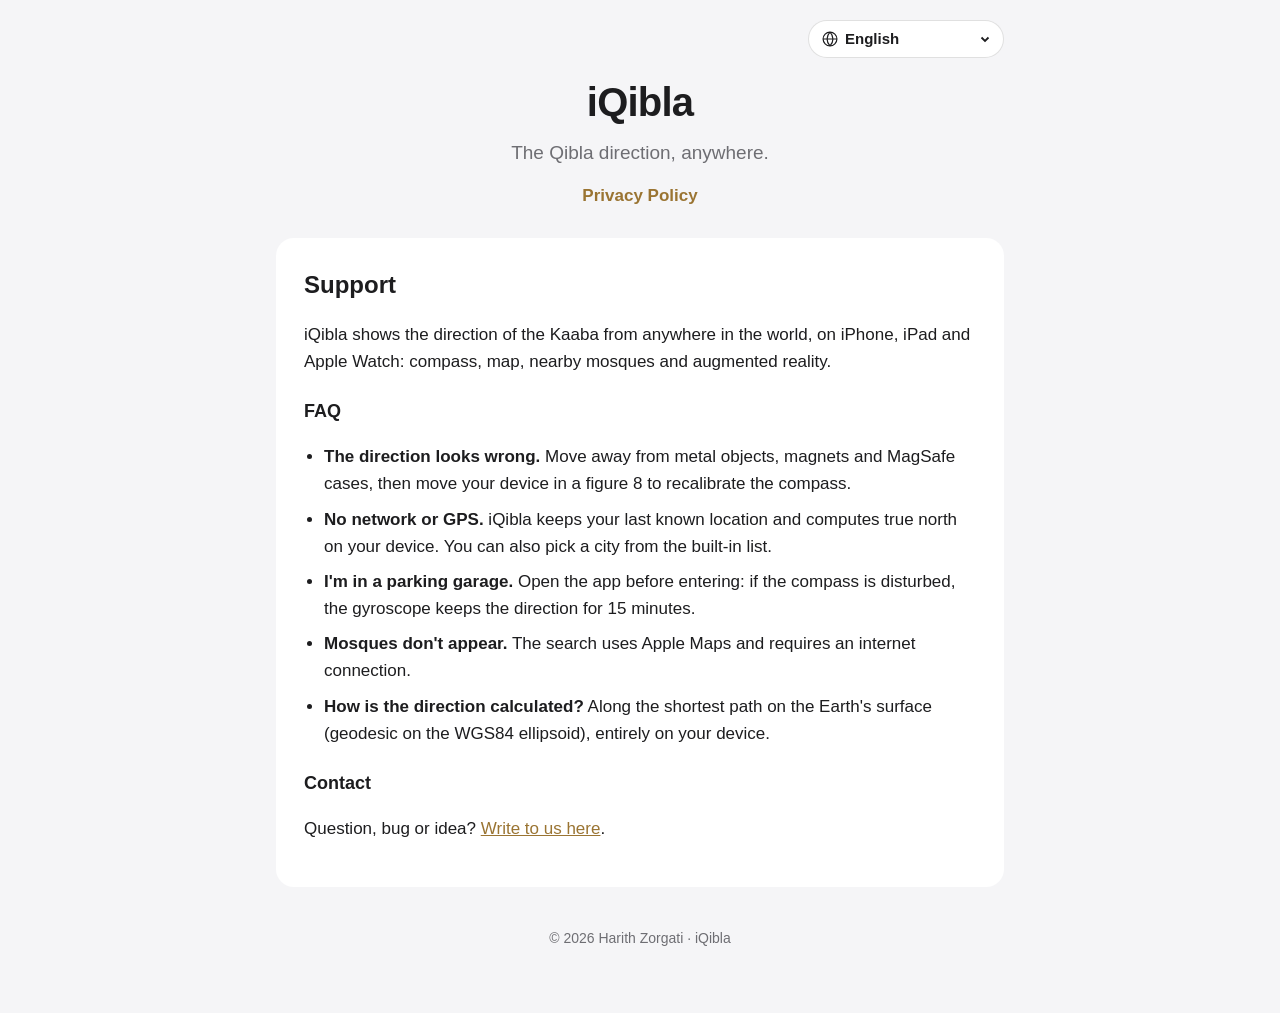
<file: index.html>
<!doctype html>
<html lang="fr"><head><meta charset="utf-8"><meta name="viewport" content="width=device-width,initial-scale=1">
<title>iQibla – Assistance</title>
<meta name="description" content="iQibla : la direction de la Qibla partout, même hors ligne. / The Qibla direction anywhere, even offline.">
<link rel="stylesheet" href="style.css?v=2">
<script>document.documentElement.className += " js";</script>
</head><body><main>
<header>
<div class="bar"><label class="picker"><svg class="globe" width="18" height="18" viewBox="0 0 24 24" aria-hidden="true"><circle cx="12" cy="12" r="9.2"/><path d="M2.8 12h18.4M12 2.8c2.6 2.6 3.9 5.6 3.9 9.2s-1.3 6.6-3.9 9.2M12 2.8C9.4 5.4 8.1 8.4 8.1 12s1.3 6.6 3.9 9.2"/></svg><select id="lang" aria-label="Langue"><option value="fr" lang="fr">Français</option><option value="en" lang="en">English</option><option value="ar" lang="ar">العربية</option><option value="tr" lang="tr">Türkçe</option><option value="ur" lang="ur">اردو</option><option value="id" lang="id">Bahasa Indonesia</option><option value="ms" lang="ms">Bahasa Melayu</option><option value="bn" lang="bn">বাংলা</option><option value="de" lang="de">Deutsch</option><option value="es" lang="es">Español</option><option value="el" lang="el">Ελληνικά</option><option value="ta" lang="ta">தமிழ்</option></select><svg class="chev" width="12" height="12" viewBox="0 0 12 12" aria-hidden="true"><path d="M2.5 4.5 6 8l3.5-3.5"/></svg></label></div>
<h1 id="h1">iQibla</h1><p class="sub" id="sub">La direction de la Qibla, partout.</p>
<nav><a id="other" href="privacy.html">Politique de confidentialité</a></nav></header>

<section class="card" id="fr" lang="fr"><h2>Assistance</h2>
<p>iQibla indique la direction de la Kaaba depuis n'importe où dans le monde, sur iPhone, iPad et Apple Watch : boussole, carte, mosquées à proximité et réalité augmentée.</p>
<h3>Questions fréquentes</h3>
<ul>
<li><strong>La direction semble fausse.</strong> Éloignez-vous des objets métalliques, des aimants et des coques MagSafe, puis décrivez un 8 avec votre appareil pour recalibrer la boussole.</li>
<li><strong>Je n'ai ni réseau ni GPS.</strong> iQibla garde votre dernière position connue et calcule le nord géographique sur votre appareil. Vous pouvez aussi choisir une ville dans la liste intégrée.</li>
<li><strong>Je suis dans un parking.</strong> Ouvrez l'app avant d'y entrer : si la boussole est perturbée, le gyroscope garde la direction pendant 15 minutes.</li>
<li><strong>Les mosquées ne s'affichent pas.</strong> La recherche utilise Apple Plans et nécessite une connexion Internet.</li>
<li><strong>Comment la direction est-elle calculée ?</strong> Par le plus court chemin à la surface de la Terre (géodésique sur l'ellipsoïde WGS84), directement sur votre appareil.</li>
</ul>
<h3>Nous contacter</h3>
<p>Une question, un bug, une idée ? <a href="https://github.com/Hariisss78/iqibla/issues">Écrivez-nous ici</a>.</p></section>

<section class="card" id="en" lang="en"><h2>Support</h2>
<p>iQibla shows the direction of the Kaaba from anywhere in the world, on iPhone, iPad and Apple Watch: compass, map, nearby mosques and augmented reality.</p>
<h3>FAQ</h3>
<ul>
<li><strong>The direction looks wrong.</strong> Move away from metal objects, magnets and MagSafe cases, then move your device in a figure 8 to recalibrate the compass.</li>
<li><strong>No network or GPS.</strong> iQibla keeps your last known location and computes true north on your device. You can also pick a city from the built-in list.</li>
<li><strong>I'm in a parking garage.</strong> Open the app before entering: if the compass is disturbed, the gyroscope keeps the direction for 15 minutes.</li>
<li><strong>Mosques don't appear.</strong> The search uses Apple Maps and requires an internet connection.</li>
<li><strong>How is the direction calculated?</strong> Along the shortest path on the Earth's surface (geodesic on the WGS84 ellipsoid), entirely on your device.</li>
</ul>
<h3>Contact</h3>
<p>Question, bug or idea? <a href="https://github.com/Hariisss78/iqibla/issues">Write to us here</a>.</p></section>

<section class="card" id="ar" lang="ar" dir="rtl"><h2>الدعم</h2>
<p>يعرض iQibla اتجاه الكعبة من أي مكان في العالم على iPhone وiPad وApple Watch: بوصلة وخريطة ومساجد قريبة وواقع معزّز.</p>
<h3>أسئلة شائعة</h3>
<ul>
<li><strong>يبدو الاتجاه غير صحيح.</strong> ابتعد عن الأجسام المعدنية والمغناطيس وأغطية MagSafe، ثم حرّك جهازك على شكل الرقم 8 لإعادة معايرة البوصلة.</li>
<li><strong>لا توجد شبكة ولا GPS.</strong> يحتفظ iQibla بآخر موقع معروف لك ويحسب الشمال الجغرافي على جهازك. ويمكنك أيضًا اختيار مدينة من القائمة المدمجة.</li>
<li><strong>أنا في موقف سيارات.</strong> افتح التطبيق قبل الدخول: إذا تشوّشت البوصلة، يحافظ الجيروسكوب على الاتجاه لمدة 15 دقيقة.</li>
<li><strong>لا تظهر المساجد.</strong> يستخدم البحث خرائط Apple ويتطلب اتصالًا بالإنترنت.</li>
<li><strong>كيف يُحسب الاتجاه؟</strong> عبر أقصر مسار على سطح الأرض (خط جيوديسي على الإهليلج WGS84)، مباشرةً على جهازك.</li>
</ul>
<h3>تواصل معنا</h3>
<p>لديك سؤال أو مشكلة أو فكرة؟ <a href="https://github.com/Hariisss78/iqibla/issues">راسلنا هنا</a>.</p></section>

<section class="card" id="tr" lang="tr"><h2>Destek</h2>
<p>iQibla, dünyanın her yerinden Kâbe'nin yönünü iPhone, iPad ve Apple Watch'ta gösterir: pusula, harita, yakındaki camiler ve artırılmış gerçeklik.</p>
<h3>Sık sorulan sorular</h3>
<ul>
<li><strong>Yön yanlış görünüyor.</strong> Metal eşyalardan, mıknatıslardan ve MagSafe kılıflardan uzaklaşın, ardından pusulayı yeniden kalibre etmek için cihazınızla havada 8 çizin.</li>
<li><strong>İnternetim de GPS'im de yok.</strong> iQibla bilinen son konumunuzu saklar ve coğrafi kuzeyi cihazınızda hesaplar. Yerleşik listeden bir şehir de seçebilirsiniz.</li>
<li><strong>Otoparktayım.</strong> Uygulamayı içeri girmeden açın: pusula etkilenirse jiroskop yönü 15 dakika boyunca korur.</li>
<li><strong>Camiler görünmüyor.</strong> Arama Apple Haritalar'ı kullanır ve internet bağlantısı gerektirir.</li>
<li><strong>Yön nasıl hesaplanıyor?</strong> Dünya yüzeyindeki en kısa yol üzerinden (WGS84 elipsoidi üzerinde jeodezik), doğrudan cihazınızda.</li>
</ul>
<h3>İletişim</h3>
<p>Sorunuz, bir hata ya da fikriniz mi var? <a href="https://github.com/Hariisss78/iqibla/issues">Bize buradan yazın</a>.</p></section>

<section class="card" id="ur" lang="ur" dir="rtl"><h2>معاونت</h2>
<p>iQibla دنیا میں کہیں سے بھی iPhone، iPad اور Apple Watch پر خانۂ کعبہ کی سمت دکھاتا ہے: کمپاس، نقشہ، قریبی مساجد اور آگمینٹڈ ریئلٹی۔</p>
<h3>عام سوالات</h3>
<ul>
<li><strong>سمت غلط لگ رہی ہے۔</strong> دھاتی اشیاء، مقناطیس اور MagSafe کور سے دور ہو جائیں، پھر کمپاس کو دوبارہ کیلیبریٹ کرنے کے لیے اپنے آلے کو 8 کی شکل میں گھمائیں۔</li>
<li><strong>نہ نیٹ ورک ہے نہ GPS۔</strong> iQibla آپ کا آخری معلوم مقام محفوظ رکھتا ہے اور جغرافیائی شمال کا حساب آپ کے آلے پر ہی لگاتا ہے۔ آپ بلٹ اِن فہرست سے کوئی شہر بھی منتخب کر سکتے ہیں۔</li>
<li><strong>میں پارکنگ میں ہوں۔</strong> اندر جانے سے پہلے ایپ کھول لیں: اگر کمپاس متاثر ہو تو جائروسکوپ 15 منٹ تک سمت برقرار رکھتا ہے۔</li>
<li><strong>مساجد نظر نہیں آ رہیں۔</strong> تلاش Apple Maps استعمال کرتی ہے اور اس کے لیے انٹرنیٹ کنکشن ضروری ہے۔</li>
<li><strong>سمت کا حساب کیسے لگایا جاتا ہے؟</strong> زمین کی سطح پر سب سے مختصر راستے (WGS84 بیضوی پر جیوڈیسک) کے ذریعے، براہِ راست آپ کے آلے پر۔</li>
</ul>
<h3>رابطہ</h3>
<p>کوئی سوال، خرابی یا خیال؟ <a href="https://github.com/Hariisss78/iqibla/issues">ہمیں یہاں لکھیں</a>۔</p></section>

<section class="card" id="id" lang="id"><h2>Bantuan</h2>
<p>iQibla menunjukkan arah Ka'bah dari mana pun di dunia, di iPhone, iPad, dan Apple Watch: kompas, peta, masjid terdekat, dan augmented reality.</p>
<h3>Pertanyaan umum</h3>
<ul>
<li><strong>Arahnya tampak salah.</strong> Jauhi benda logam, magnet, dan casing MagSafe, lalu gerakkan perangkat Anda membentuk angka 8 untuk mengkalibrasi ulang kompas.</li>
<li><strong>Tidak ada jaringan maupun GPS.</strong> iQibla menyimpan lokasi terakhir Anda dan menghitung arah utara sejati di perangkat Anda. Anda juga dapat memilih kota dari daftar bawaan.</li>
<li><strong>Saya berada di tempat parkir.</strong> Buka aplikasi sebelum masuk: jika kompas terganggu, giroskop akan menjaga arah selama 15 menit.</li>
<li><strong>Masjid tidak muncul.</strong> Pencarian menggunakan Apple Maps dan memerlukan koneksi internet.</li>
<li><strong>Bagaimana arah dihitung?</strong> Melalui jalur terpendek di permukaan bumi (geodesik pada elipsoid WGS84), langsung di perangkat Anda.</li>
</ul>
<h3>Hubungi kami</h3>
<p>Ada pertanyaan, bug, atau ide? <a href="https://github.com/Hariisss78/iqibla/issues">Tulis kepada kami di sini</a>.</p></section>

<section class="card" id="ms" lang="ms"><h2>Bantuan</h2>
<p>iQibla menunjukkan arah Kaabah dari mana-mana sahaja di dunia, pada iPhone, iPad dan Apple Watch: kompas, peta, masjid berdekatan dan realiti terimbuh.</p>
<h3>Soalan lazim</h3>
<ul>
<li><strong>Arahnya kelihatan salah.</strong> Jauhkan diri daripada objek logam, magnet dan sarung MagSafe, kemudian gerakkan peranti anda membentuk angka 8 untuk menentukur semula kompas.</li>
<li><strong>Tiada rangkaian atau GPS.</strong> iQibla menyimpan lokasi terakhir anda dan mengira arah utara sebenar pada peranti anda. Anda juga boleh memilih bandar daripada senarai terbina dalam.</li>
<li><strong>Saya berada di tempat letak kereta.</strong> Buka aplikasi sebelum masuk: jika kompas terganggu, giroskop akan mengekalkan arah selama 15 minit.</li>
<li><strong>Masjid tidak dipaparkan.</strong> Carian menggunakan Apple Maps dan memerlukan sambungan internet.</li>
<li><strong>Bagaimanakah arah dikira?</strong> Melalui laluan terpendek di permukaan bumi (geodesi pada elipsoid WGS84), terus pada peranti anda.</li>
</ul>
<h3>Hubungi kami</h3>
<p>Ada soalan, pepijat atau idea? <a href="https://github.com/Hariisss78/iqibla/issues">Tulis kepada kami di sini</a>.</p></section>

<section class="card" id="bn" lang="bn"><h2>সহায়তা</h2>
<p>iQibla পৃথিবীর যেকোনো স্থান থেকে iPhone, iPad ও Apple Watch-এ কাবার দিক দেখায়: কম্পাস, মানচিত্র, কাছের মসজিদ ও অগমেন্টেড রিয়েলিটি।</p>
<h3>সাধারণ প্রশ্ন</h3>
<ul>
<li><strong>দিকটি ভুল মনে হচ্ছে।</strong> ধাতব বস্তু, চুম্বক ও MagSafe কভার থেকে দূরে সরে যান, তারপর কম্পাস পুনরায় ক্যালিব্রেট করতে আপনার ডিভাইসটি ৮-এর আকারে ঘোরান।</li>
<li><strong>নেটওয়ার্ক বা GPS নেই।</strong> iQibla আপনার সর্বশেষ জানা অবস্থান মনে রাখে এবং আপনার ডিভাইসেই ভৌগোলিক উত্তর নির্ণয় করে। আপনি অন্তর্নির্মিত তালিকা থেকে একটি শহরও বেছে নিতে পারেন।</li>
<li><strong>আমি পার্কিংয়ে আছি।</strong> ভেতরে ঢোকার আগে অ্যাপটি খুলুন: কম্পাস বিঘ্নিত হলে জাইরোস্কোপ ১৫ মিনিট পর্যন্ত দিক ধরে রাখে।</li>
<li><strong>মসজিদ দেখা যাচ্ছে না।</strong> অনুসন্ধানে Apple Maps ব্যবহৃত হয় এবং ইন্টারনেট সংযোগ প্রয়োজন।</li>
<li><strong>দিক কীভাবে নির্ণয় করা হয়?</strong> পৃথিবীর পৃষ্ঠে সবচেয়ে ছোট পথ ধরে (WGS84 উপবৃত্তাকারে জিওডেসিক), সরাসরি আপনার ডিভাইসে।</li>
</ul>
<h3>যোগাযোগ</h3>
<p>কোনো প্রশ্ন, ত্রুটি বা ধারণা আছে? <a href="https://github.com/Hariisss78/iqibla/issues">এখানে আমাদের লিখুন</a>।</p></section>

<section class="card" id="de" lang="de"><h2>Hilfe</h2>
<p>iQibla zeigt dir von überall auf der Welt die Richtung der Kaaba – auf iPhone, iPad und Apple Watch: Kompass, Karte, Moscheen in der Nähe und erweiterte Realität.</p>
<h3>Häufige Fragen</h3>
<ul>
<li><strong>Die Richtung scheint falsch zu sein.</strong> Entferne dich von Metallgegenständen, Magneten und MagSafe-Hüllen und bewege dein Gerät dann in Form einer 8, um den Kompass neu zu kalibrieren.</li>
<li><strong>Ich habe weder Netz noch GPS.</strong> iQibla speichert deinen letzten bekannten Standort und berechnet die geografische Nordrichtung auf deinem Gerät. Du kannst auch eine Stadt aus der integrierten Liste wählen.</li>
<li><strong>Ich bin in einem Parkhaus.</strong> Öffne die App, bevor du hineinfährst: Wenn der Kompass gestört ist, hält das Gyroskop die Richtung 15 Minuten lang.</li>
<li><strong>Es werden keine Moscheen angezeigt.</strong> Die Suche nutzt Apple Karten und benötigt eine Internetverbindung.</li>
<li><strong>Wie wird die Richtung berechnet?</strong> Über den kürzesten Weg auf der Erdoberfläche (Geodäte auf dem WGS84-Ellipsoid), direkt auf deinem Gerät.</li>
</ul>
<h3>Kontakt</h3>
<p>Eine Frage, ein Fehler oder eine Idee? <a href="https://github.com/Hariisss78/iqibla/issues">Schreib uns hier</a>.</p></section>

<section class="card" id="es" lang="es"><h2>Ayuda</h2>
<p>iQibla indica la dirección de la Kaaba desde cualquier lugar del mundo, en iPhone, iPad y Apple Watch: brújula, mapa, mezquitas cercanas y realidad aumentada.</p>
<h3>Preguntas frecuentes</h3>
<ul>
<li><strong>La dirección parece incorrecta.</strong> Aléjate de objetos metálicos, imanes y fundas MagSafe, y luego mueve tu dispositivo trazando un 8 para recalibrar la brújula.</li>
<li><strong>No tengo red ni GPS.</strong> iQibla guarda tu última ubicación conocida y calcula el norte geográfico en tu dispositivo. También puedes elegir una ciudad de la lista integrada.</li>
<li><strong>Estoy en un aparcamiento.</strong> Abre la app antes de entrar: si la brújula sufre interferencias, el giroscopio mantiene la dirección durante 15 minutos.</li>
<li><strong>No aparecen las mezquitas.</strong> La búsqueda usa Apple Mapas y necesita conexión a internet.</li>
<li><strong>¿Cómo se calcula la dirección?</strong> Por el camino más corto sobre la superficie terrestre (geodésica sobre el elipsoide WGS84), directamente en tu dispositivo.</li>
</ul>
<h3>Contacto</h3>
<p>¿Una pregunta, un error o una idea? <a href="https://github.com/Hariisss78/iqibla/issues">Escríbenos aquí</a>.</p></section>

<section class="card" id="el" lang="el"><h2>Υποστήριξη</h2>
<p>Το iQibla δείχνει την κατεύθυνση της Κάαμπα από οπουδήποτε στον κόσμο, σε iPhone, iPad και Apple Watch: πυξίδα, χάρτης, κοντινά τεμένη και επαυξημένη πραγματικότητα.</p>
<h3>Συχνές ερωτήσεις</h3>
<ul>
<li><strong>Η κατεύθυνση φαίνεται λάθος.</strong> Απομακρυνθείτε από μεταλλικά αντικείμενα, μαγνήτες και θήκες MagSafe και, στη συνέχεια, κινήστε τη συσκευή σας σχηματίζοντας ένα 8 για να βαθμονομήσετε ξανά την πυξίδα.</li>
<li><strong>Δεν έχω δίκτυο ούτε GPS.</strong> Το iQibla κρατά την τελευταία γνωστή τοποθεσία σας και υπολογίζει τον γεωγραφικό βορρά στη συσκευή σας. Μπορείτε επίσης να επιλέξετε μια πόλη από την ενσωματωμένη λίστα.</li>
<li><strong>Βρίσκομαι σε χώρο στάθμευσης.</strong> Ανοίξτε την εφαρμογή πριν μπείτε: αν η πυξίδα επηρεαστεί, το γυροσκόπιο διατηρεί την κατεύθυνση για 15 λεπτά.</li>
<li><strong>Τα τεμένη δεν εμφανίζονται.</strong> Η αναζήτηση χρησιμοποιεί τους Χάρτες της Apple και απαιτεί σύνδεση στο διαδίκτυο.</li>
<li><strong>Πώς υπολογίζεται η κατεύθυνση;</strong> Μέσω της συντομότερης διαδρομής στην επιφάνεια της Γης (γεωδαισιακή στο ελλειψοειδές WGS84), απευθείας στη συσκευή σας.</li>
</ul>
<h3>Επικοινωνία</h3>
<p>Έχετε ερώτηση, πρόβλημα ή ιδέα; <a href="https://github.com/Hariisss78/iqibla/issues">Γράψτε μας εδώ</a>.</p></section>

<section class="card" id="ta" lang="ta"><h2>உதவி</h2>
<p>iQibla உலகின் எந்த இடத்திலிருந்தும் கஅபாவின் திசையை iPhone, iPad மற்றும் Apple Watch-இல் காட்டுகிறது: திசைகாட்டி, வரைபடம், அருகிலுள்ள பள்ளிவாசல்கள் மற்றும் ஆக்மென்டட் ரியாலிட்டி.</p>
<h3>அடிக்கடி கேட்கப்படும் கேள்விகள்</h3>
<ul>
<li><strong>திசை தவறாகத் தெரிகிறது.</strong> உலோகப் பொருட்கள், காந்தங்கள் மற்றும் MagSafe உறைகளிலிருந்து விலகி, திசைகாட்டியை மீண்டும் அளவீடு செய்ய உங்கள் சாதனத்தை 8 வடிவில் அசைக்கவும்.</li>
<li><strong>நெட்வொர்க்கும் GPS-உம் இல்லை.</strong> iQibla உங்கள் கடைசியாக அறியப்பட்ட இருப்பிடத்தை நினைவில் வைத்து, உண்மையான வடக்கை உங்கள் சாதனத்திலேயே கணக்கிடுகிறது. உள்ளமைந்த பட்டியலிலிருந்து ஒரு நகரத்தையும் தேர்ந்தெடுக்கலாம்.</li>
<li><strong>நான் வாகன நிறுத்துமிடத்தில் இருக்கிறேன்.</strong> உள்ளே செல்லும் முன் ஆப்பைத் திறக்கவும்: திசைகாட்டி பாதிக்கப்பட்டால், கைரோஸ்கோப் 15 நிமிடங்கள் வரை திசையைத் தக்கவைக்கும்.</li>
<li><strong>பள்ளிவாசல்கள் தெரியவில்லை.</strong> தேடல் Apple Maps-ஐப் பயன்படுத்துகிறது; இணைய இணைப்பு தேவை.</li>
<li><strong>திசை எப்படிக் கணக்கிடப்படுகிறது?</strong> பூமியின் மேற்பரப்பில் உள்ள மிகக் குறுகிய பாதை வழியாக (WGS84 நீள்வட்டத்தில் ஜியோடெசிக்), நேரடியாக உங்கள் சாதனத்தில்.</li>
</ul>
<h3>தொடர்பு</h3>
<p>கேள்வி, பிழை அல்லது யோசனை உள்ளதா? <a href="https://github.com/Hariisss78/iqibla/issues">இங்கே எங்களுக்கு எழுதுங்கள்</a>.</p></section>

<footer>© 2026 Harith Zorgati · iQibla</footer>
</main>
<script>
(function () {
  var T = {"fr": {"h1": "iQibla", "sub": "La direction de la Qibla, partout.", "link": "Politique de confidentialité", "label": "Langue", "title": "iQibla – Assistance"}, "en": {"h1": "iQibla", "sub": "The Qibla direction, anywhere.", "link": "Privacy Policy", "label": "Language", "title": "iQibla – Support"}, "ar": {"h1": "iQibla", "sub": "اتجاه القبلة، في كل مكان.", "link": "سياسة الخصوصية", "label": "اللغة", "title": "iQibla – الدعم"}, "tr": {"h1": "iQibla", "sub": "Kıble yönü, her yerde.", "link": "Gizlilik Politikası", "label": "Dil", "title": "iQibla – Destek"}, "ur": {"h1": "iQibla", "sub": "قبلہ کی سمت، ہر جگہ۔", "link": "رازداری کی پالیسی", "label": "زبان", "title": "iQibla – معاونت"}, "id": {"h1": "iQibla", "sub": "Arah kiblat, di mana saja.", "link": "Kebijakan Privasi", "label": "Bahasa", "title": "iQibla – Bantuan"}, "ms": {"h1": "iQibla", "sub": "Arah kiblat, di mana-mana.", "link": "Dasar Privasi", "label": "Bahasa", "title": "iQibla – Bantuan"}, "bn": {"h1": "iQibla", "sub": "কিবলার দিক, সব জায়গায়।", "link": "গোপনীয়তা নীতি", "label": "ভাষা", "title": "iQibla – সহায়তা"}, "de": {"h1": "iQibla", "sub": "Die Qibla-Richtung, überall.", "link": "Datenschutzrichtlinie", "label": "Sprache", "title": "iQibla – Hilfe"}, "es": {"h1": "iQibla", "sub": "La dirección de la Qibla, en cualquier lugar.", "link": "Política de privacidad", "label": "Idioma", "title": "iQibla – Ayuda"}, "el": {"h1": "iQibla", "sub": "Η κατεύθυνση της Κίμπλα, παντού.", "link": "Πολιτική απορρήτου", "label": "Γλώσσα", "title": "iQibla – Υποστήριξη"}, "ta": {"h1": "iQibla", "sub": "கிப்லா திசை, எங்கும்.", "link": "தனியுரிமைக் கொள்கை", "label": "மொழி", "title": "iQibla – உதவி"}};
  var RTL = {ar: 1, ur: 1};
  var OTHER = "privacy.html";
  var sel = document.getElementById("lang");
  function store(c) { try { localStorage.setItem("iqibla.lang", c); } catch (e) {} }
  function stored() { try { return localStorage.getItem("iqibla.lang"); } catch (e) { return null; } }
  function pick() {
    var q = (location.search.match(/[?&]lang=([a-z]+)/) || [])[1];
    var h = location.hash.slice(1);
    var cands = [q, h, stored()].concat(navigator.languages || [navigator.language || ""]);
    for (var i = 0; i < cands.length; i++) {
      var c = String(cands[i] || "").toLowerCase().split("-")[0];
      if (T[c]) return c;
    }
    return "en";
  }
  function show(c, save) {
    var secs = document.querySelectorAll("section.card");
    for (var i = 0; i < secs.length; i++) secs[i].classList.toggle("on", secs[i].id === c);
    var t = T[c], root = document.documentElement;
    root.lang = c; root.dir = RTL[c] ? "rtl" : "ltr";
    document.title = t.title;
    document.getElementById("h1").textContent = t.h1;
    document.getElementById("sub").textContent = t.sub;
    var o = document.getElementById("other"); o.textContent = t.link; o.href = OTHER + "?lang=" + c;
    sel.value = c; sel.setAttribute("aria-label", t.label);
    if (save) {
      store(c);
      try { history.replaceState(null, "", location.pathname + "?lang=" + c); } catch (e) {}
    }
  }
  sel.addEventListener("change", function () { show(sel.value, true); window.scrollTo(0, 0); });
  show(pick(), false);
})();
</script>
</body></html>
</file>
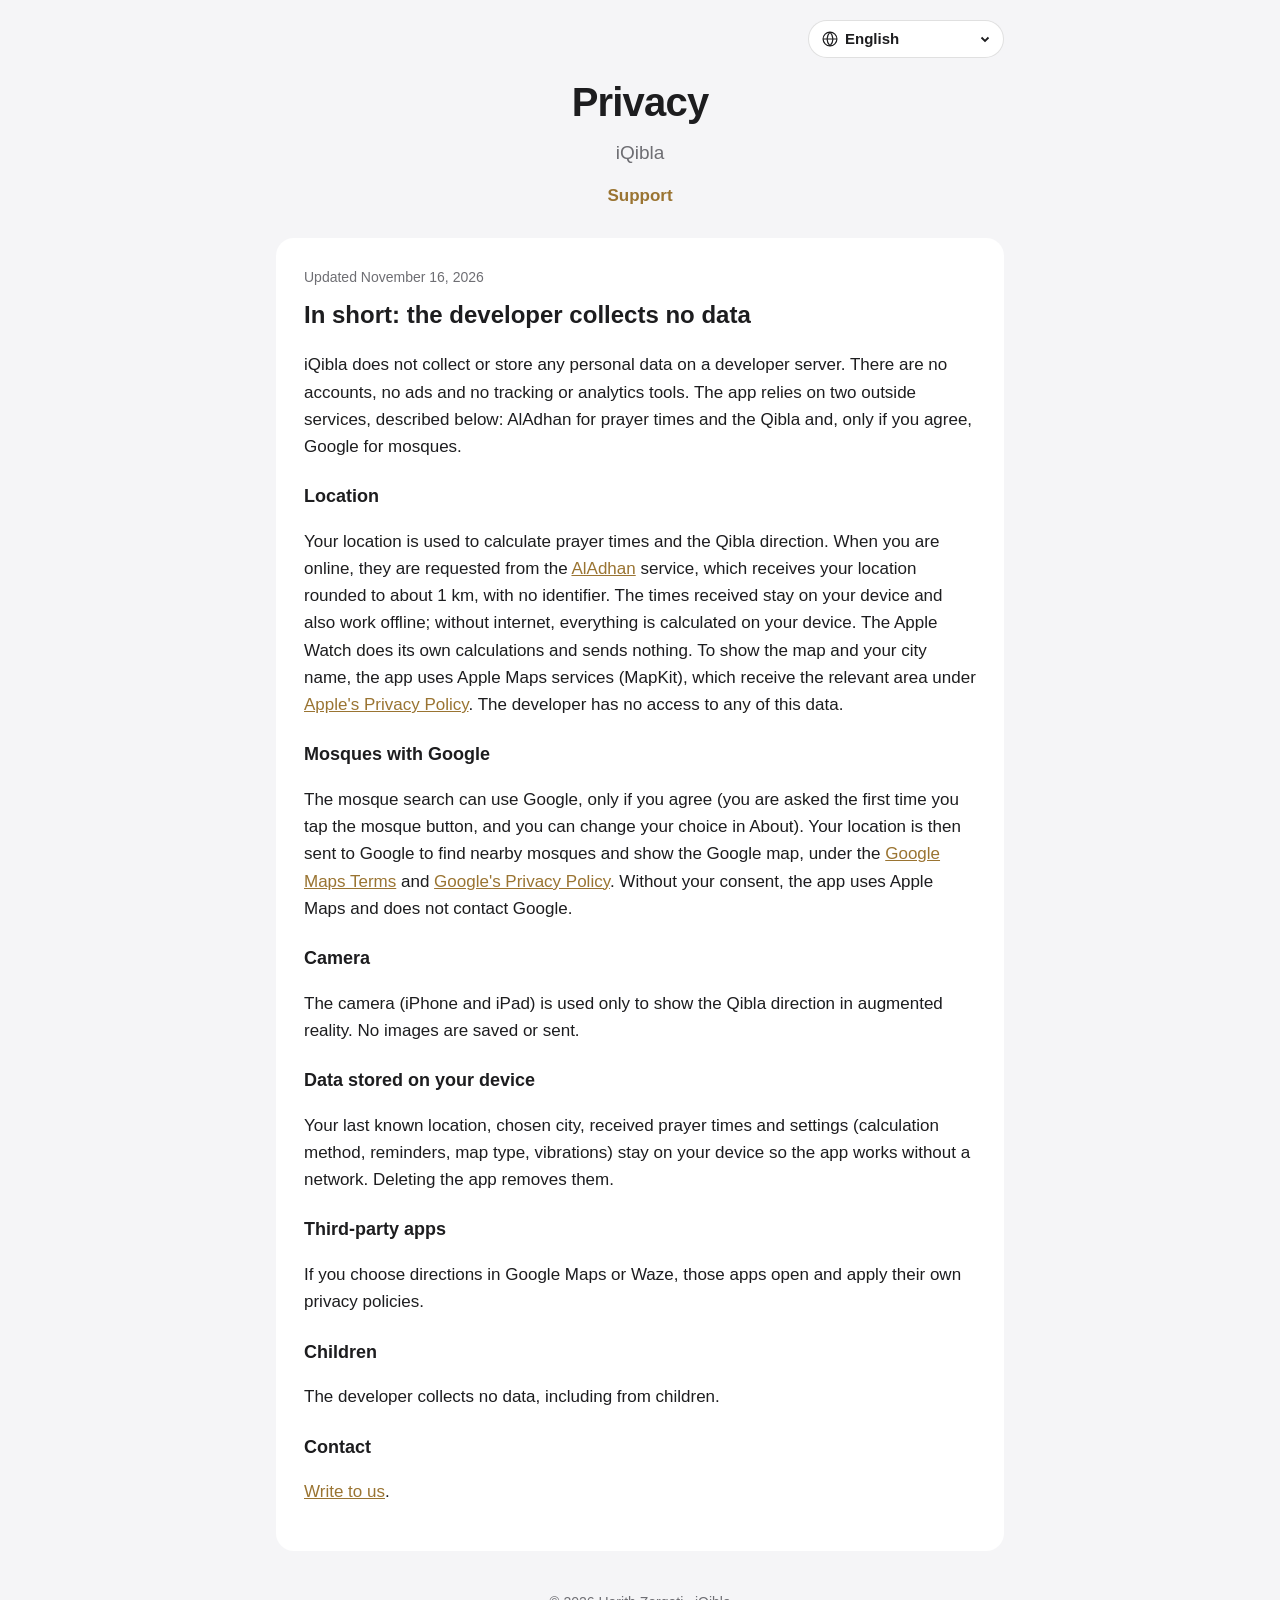
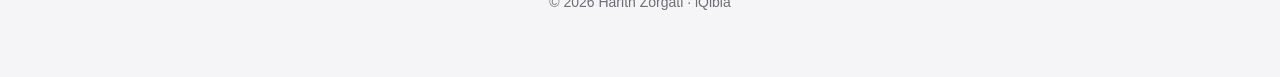
<file: privacy.html>
<!doctype html>
<html lang="fr"><head><meta charset="utf-8"><meta name="viewport" content="width=device-width,initial-scale=1">
<title>iQibla – Politique de confidentialité</title>
<meta name="description" content="iQibla : la direction de la Qibla partout, même hors ligne. / The Qibla direction anywhere, even offline.">
<link rel="stylesheet" href="style.css?v=2">
<script>document.documentElement.className += " js";</script>
</head><body><main>
<header>
<div class="bar"><label class="picker"><svg class="globe" width="18" height="18" viewBox="0 0 24 24" aria-hidden="true"><circle cx="12" cy="12" r="9.2"/><path d="M2.8 12h18.4M12 2.8c2.6 2.6 3.9 5.6 3.9 9.2s-1.3 6.6-3.9 9.2M12 2.8C9.4 5.4 8.1 8.4 8.1 12s1.3 6.6 3.9 9.2"/></svg><select id="lang" aria-label="Langue"><option value="fr" lang="fr">Français</option><option value="en" lang="en">English</option><option value="ar" lang="ar">العربية</option><option value="tr" lang="tr">Türkçe</option><option value="ur" lang="ur">اردو</option><option value="id" lang="id">Bahasa Indonesia</option><option value="ms" lang="ms">Bahasa Melayu</option><option value="bn" lang="bn">বাংলা</option><option value="de" lang="de">Deutsch</option><option value="es" lang="es">Español</option><option value="el" lang="el">Ελληνικά</option><option value="ta" lang="ta">தமிழ்</option></select><svg class="chev" width="12" height="12" viewBox="0 0 12 12" aria-hidden="true"><path d="M2.5 4.5 6 8l3.5-3.5"/></svg></label></div>
<h1 id="h1">Confidentialité</h1><p class="sub" id="sub">iQibla</p>
<nav><a id="other" href="index.html">Assistance</a></nav></header>

<section class="card" id="fr" lang="fr"><p class="lang">Mise à jour le 16 novembre 2026</p>
<h2>En bref : le développeur ne collecte aucune donnée</h2>
<p>iQibla ne collecte et ne stocke aucune donnée personnelle sur un serveur du développeur. Il n'y a ni compte, ni publicité, ni outil de suivi ou de statistiques. L'app fait appel à deux services extérieurs, décrits ci-dessous : AlAdhan pour les horaires de prière et la Qibla et, seulement si vous l'acceptez, Google pour les mosquées.</p>
<h3>Position</h3>
<p>Votre position sert à calculer les horaires de prière et la direction de la Qibla. Avec internet, ils sont demandés au service <a href="https://aladhan.com">AlAdhan</a>, qui reçoit votre position arrondie à environ 1 km, sans aucun identifiant. Les horaires reçus restent sur votre appareil et servent aussi sans internet ; sans internet, tout est calculé sur votre appareil. L'Apple Watch fait ses calculs elle-même et n'envoie rien. Pour afficher la carte et le nom de votre ville, l'app utilise les services Apple Plans (MapKit), qui reçoivent la zone concernée selon la <a href="https://www.apple.com/fr/legal/privacy/">politique de confidentialité d'Apple</a>. Le développeur n'a accès à aucune de ces données.</p>
<h3>Mosquées avec Google</h3>
<p>La recherche de mosquées peut utiliser Google, seulement si vous l'acceptez (la question est posée au premier toucher sur le bouton des mosquées, et le choix se change dans À propos). Votre position est alors envoyée à Google pour trouver les mosquées proches et afficher la carte Google, selon les <a href="https://maps.google.com/help/terms_maps/">conditions de Google Maps</a> et la <a href="https://policies.google.com/privacy">politique de confidentialité de Google</a>. Sans votre accord, l'app utilise Apple Plans et n'appelle pas Google.</p>
<h3>Caméra</h3>
<p>La caméra (iPhone et iPad) sert seulement à afficher la direction de la Qibla en réalité augmentée. Aucune image n'est enregistrée ni envoyée.</p>
<h3>Données enregistrées sur votre appareil</h3>
<p>La dernière position connue, la ville choisie, les horaires de prière reçus et vos réglages (méthode de calcul, rappels, type de carte, vibrations) restent sur votre appareil, pour que l'app fonctionne sans réseau. Supprimer l'app les efface.</p>
<h3>Applications tierces</h3>
<p>Si vous choisissez un itinéraire dans Google Maps ou Waze, ces applications s'ouvrent et appliquent leurs propres règles de confidentialité.</p>
<h3>Enfants</h3>
<p>Le développeur ne collecte aucune donnée, y compris auprès des enfants.</p>
<h3>Contact</h3>
<p><a href="https://github.com/Hariisss78/iqibla/issues">Nous écrire</a>.</p></section>

<section class="card" id="en" lang="en"><p class="lang">Updated November 16, 2026</p>
<h2>In short: the developer collects no data</h2>
<p>iQibla does not collect or store any personal data on a developer server. There are no accounts, no ads and no tracking or analytics tools. The app relies on two outside services, described below: AlAdhan for prayer times and the Qibla and, only if you agree, Google for mosques.</p>
<h3>Location</h3>
<p>Your location is used to calculate prayer times and the Qibla direction. When you are online, they are requested from the <a href="https://aladhan.com">AlAdhan</a> service, which receives your location rounded to about 1 km, with no identifier. The times received stay on your device and also work offline; without internet, everything is calculated on your device. The Apple Watch does its own calculations and sends nothing. To show the map and your city name, the app uses Apple Maps services (MapKit), which receive the relevant area under <a href="https://www.apple.com/legal/privacy/">Apple's Privacy Policy</a>. The developer has no access to any of this data.</p>
<h3>Mosques with Google</h3>
<p>The mosque search can use Google, only if you agree (you are asked the first time you tap the mosque button, and you can change your choice in About). Your location is then sent to Google to find nearby mosques and show the Google map, under the <a href="https://maps.google.com/help/terms_maps/">Google Maps Terms</a> and <a href="https://policies.google.com/privacy">Google's Privacy Policy</a>. Without your consent, the app uses Apple Maps and does not contact Google.</p>
<h3>Camera</h3>
<p>The camera (iPhone and iPad) is used only to show the Qibla direction in augmented reality. No images are saved or sent.</p>
<h3>Data stored on your device</h3>
<p>Your last known location, chosen city, received prayer times and settings (calculation method, reminders, map type, vibrations) stay on your device so the app works without a network. Deleting the app removes them.</p>
<h3>Third-party apps</h3>
<p>If you choose directions in Google Maps or Waze, those apps open and apply their own privacy policies.</p>
<h3>Children</h3>
<p>The developer collects no data, including from children.</p>
<h3>Contact</h3>
<p><a href="https://github.com/Hariisss78/iqibla/issues">Write to us</a>.</p></section>

<section class="card" id="ar" lang="ar" dir="rtl"><p class="lang">آخر تحديث: 16 نوفمبر 2026</p>
<h2>باختصار: المطوّر لا يجمع أي بيانات</h2>
<p>لا يجمع iQibla أي بيانات شخصية ولا يخزّنها على أي خادم تابع للمطوّر. لا توجد حسابات ولا إعلانات ولا أدوات تتبّع أو تحليلات. يستعين التطبيق بخدمتين خارجيتين موضّحتين أدناه: AlAdhan لمواقيت الصلاة والقبلة، وGoogle للمساجد فقط إذا وافقت على ذلك.</p>
<h3>الموقع</h3>
<p>يُستخدم موقعك لحساب مواقيت الصلاة واتجاه القبلة. عند الاتصال بالإنترنت، تُطلب هذه المعلومات من خدمة <a href="https://aladhan.com">AlAdhan</a> التي تتلقى موقعك مقرّبًا إلى نحو كيلومتر واحد، دون أي معرّف. تبقى المواقيت المستلمة على جهازك وتعمل أيضًا دون إنترنت؛ ودون إنترنت يُحسب كل شيء على جهازك. تُجري Apple Watch حساباتها بنفسها ولا ترسل شيئًا. ولعرض الخريطة واسم مدينتك، يستخدم التطبيق خدمات خرائط Apple ‏(MapKit) التي تتلقى المنطقة المعنية وفق <a href="https://www.apple.com/legal/privacy/">سياسة الخصوصية لدى Apple</a>. لا يمكن للمطوّر الوصول إلى أي من هذه البيانات.</p>
<h3>المساجد عبر Google</h3>
<p>يمكن أن يستخدم البحث عن المساجد خدمة Google، فقط إذا وافقت على ذلك (يُطرح السؤال عند أول لمسة على زر المساجد، ويمكنك تغيير اختيارك في «حول»). عندها يُرسَل موقعك إلى Google للعثور على المساجد القريبة وعرض خريطة Google، وفق <a href="https://maps.google.com/help/terms_maps/">شروط خرائط Google</a> و<a href="https://policies.google.com/privacy">سياسة الخصوصية لدى Google</a>. ودون موافقتك، يستخدم التطبيق خرائط Apple ولا يتصل بـ Google.</p>
<h3>الكاميرا</h3>
<p>تُستخدم الكاميرا (على iPhone وiPad) فقط لعرض اتجاه القبلة بتقنية الواقع المعزّز. لا تُحفظ أي صورة ولا تُرسل.</p>
<h3>البيانات المحفوظة على جهازك</h3>
<p>يبقى آخر موقع معروف والمدينة التي اخترتها ومواقيت الصلاة المستلمة وإعداداتك (طريقة الحساب، التذكيرات، نوع الخريطة، الاهتزاز) على جهازك، ليعمل التطبيق دون اتصال بالشبكة. وحذف التطبيق يمحوها.</p>
<h3>تطبيقات الجهات الخارجية</h3>
<p>إذا اخترت مسارًا في Google Maps أو Waze، فستُفتح هذه التطبيقات وتطبّق سياسات الخصوصية الخاصة بها.</p>
<h3>الأطفال</h3>
<p>لا يجمع المطوّر أي بيانات، بما في ذلك من الأطفال.</p>
<h3>التواصل</h3>
<p><a href="https://github.com/Hariisss78/iqibla/issues">راسلنا</a>.</p></section>

<section class="card" id="tr" lang="tr"><p class="lang">16 Kasım 2026 tarihinde güncellendi</p>
<h2>Kısaca: geliştirici hiçbir veri toplamaz</h2>
<p>iQibla hiçbir kişisel veriyi toplamaz ve geliştiriciye ait bir sunucuda saklamaz. Hesap, reklam, takip ya da analiz aracı yoktur. Uygulama aşağıda açıklanan iki dış hizmetten yararlanır: namaz vakitleri ve kıble için AlAdhan, yalnızca izin verirseniz camiler için Google.</p>
<h3>Konum</h3>
<p>Konumunuz namaz vakitlerini ve kıble yönünü hesaplamak için kullanılır. İnternet varken bunlar <a href="https://aladhan.com">AlAdhan</a> hizmetinden istenir; bu hizmet konumunuzu yaklaşık 1 km'ye yuvarlanmış olarak, hiçbir kimlik bilgisi olmadan alır. Alınan vakitler cihazınızda kalır ve internetsiz de kullanılır; internet yokken her şey cihazınızda hesaplanır. Apple Watch hesaplarını kendisi yapar ve hiçbir şey göndermez. Haritayı ve şehrinizin adını göstermek için uygulama Apple Haritalar hizmetlerini (MapKit) kullanır; bu hizmetler ilgili bölgeyi <a href="https://www.apple.com/tr/legal/privacy/">Apple Gizlilik Politikası</a> kapsamında alır. Geliştiricinin bu verilerin hiçbirine erişimi yoktur.</p>
<h3>Google ile camiler</h3>
<p>Cami araması, yalnızca izin verirseniz Google'ı kullanabilir (soru cami düğmesine ilk dokunuşta sorulur, seçiminizi Hakkında bölümünden değiştirebilirsiniz). Bu durumda konumunuz, yakındaki camileri bulmak ve Google haritasını göstermek için <a href="https://maps.google.com/help/terms_maps/">Google Haritalar Şartları</a> ve <a href="https://policies.google.com/privacy">Google Gizlilik Politikası</a> kapsamında Google'a gönderilir. İzniniz olmadan uygulama Apple Haritalar'ı kullanır ve Google'a bağlanmaz.</p>
<h3>Kamera</h3>
<p>Kamera (iPhone ve iPad) yalnızca kıble yönünü artırılmış gerçeklikle göstermek için kullanılır. Hiçbir görüntü kaydedilmez veya gönderilmez.</p>
<h3>Cihazınızda saklanan veriler</h3>
<p>Bilinen son konumunuz, seçtiğiniz şehir, alınan namaz vakitleri ve ayarlarınız (hesaplama yöntemi, hatırlatmalar, harita türü, titreşim) uygulamanın internetsiz çalışabilmesi için cihazınızda kalır. Uygulamayı silmek bunları da siler.</p>
<h3>Üçüncü taraf uygulamalar</h3>
<p>Google Haritalar veya Waze'de yol tarifi seçerseniz bu uygulamalar açılır ve kendi gizlilik politikalarını uygular.</p>
<h3>Çocuklar</h3>
<p>Geliştirici, çocuklar dahil kimseden veri toplamaz.</p>
<h3>İletişim</h3>
<p><a href="https://github.com/Hariisss78/iqibla/issues">Bize yazın</a>.</p></section>

<section class="card" id="ur" lang="ur" dir="rtl"><p class="lang">تازہ کاری: 16 نومبر 2026</p>
<h2>مختصراً: ڈویلپر کوئی ڈیٹا جمع نہیں کرتا</h2>
<p>iQibla کوئی ذاتی ڈیٹا جمع نہیں کرتا اور نہ اسے ڈویلپر کے کسی سرور پر محفوظ کرتا ہے۔ نہ کوئی اکاؤنٹ ہے، نہ اشتہار، نہ ٹریکنگ یا تجزیاتی ٹول۔ ایپ دو بیرونی سروسز استعمال کرتی ہے جن کی تفصیل نیچے ہے: نماز کے اوقات اور قبلہ کے لیے AlAdhan، اور صرف آپ کی اجازت سے مساجد کے لیے Google۔</p>
<h3>مقام</h3>
<p>آپ کا مقام نماز کے اوقات اور قبلہ کی سمت معلوم کرنے کے لیے استعمال ہوتا ہے۔ انٹرنیٹ ہونے پر یہ معلومات <a href="https://aladhan.com">AlAdhan</a> سروس سے لی جاتی ہیں، جسے آپ کا مقام تقریباً 1 کلومیٹر تک گول کر کے، بغیر کسی شناخت کے، ملتا ہے۔ موصول شدہ اوقات آپ کے آلے پر رہتے ہیں اور انٹرنیٹ کے بغیر بھی کام آتے ہیں؛ انٹرنیٹ نہ ہو تو سب کچھ آپ کے آلے پر ہی حساب ہوتا ہے۔ Apple Watch اپنا حساب خود کرتی ہے اور کچھ نہیں بھیجتی۔ نقشہ اور آپ کے شہر کا نام دکھانے کے لیے ایپ Apple Maps کی سروسز (MapKit) استعمال کرتی ہے، جنہیں متعلقہ علاقہ <a href="https://www.apple.com/legal/privacy/">Apple کی رازداری کی پالیسی</a> کے تحت ملتا ہے۔ ڈویلپر کو اس میں سے کسی ڈیٹا تک رسائی نہیں۔</p>
<h3>Google کے ذریعے مساجد</h3>
<p>مساجد کی تلاش Google استعمال کر سکتی ہے، مگر صرف آپ کی اجازت سے (یہ سوال مساجد کے بٹن کو پہلی بار چھونے پر پوچھا جاتا ہے، اور آپ اپنا انتخاب «تعارف» میں بدل سکتے ہیں)۔ اس صورت میں قریبی مساجد تلاش کرنے اور Google کا نقشہ دکھانے کے لیے آپ کا مقام Google کو بھیجا جاتا ہے، <a href="https://maps.google.com/help/terms_maps/">Google Maps کی شرائط</a> اور <a href="https://policies.google.com/privacy">Google کی رازداری کی پالیسی</a> کے مطابق۔ آپ کی اجازت کے بغیر ایپ Apple Maps استعمال کرتی ہے اور Google سے رابطہ نہیں کرتی۔</p>
<h3>کیمرا</h3>
<p>کیمرا (iPhone اور iPad پر) صرف قبلہ کی سمت کو آگمینٹڈ ریئلٹی میں دکھانے کے لیے استعمال ہوتا ہے۔ کوئی تصویر محفوظ یا بھیجی نہیں جاتی۔</p>
<h3>آپ کے آلے پر محفوظ ڈیٹا</h3>
<p>آخری معلوم مقام، منتخب شہر، موصول شدہ نماز کے اوقات اور آپ کی ترتیبات (حساب کا طریقہ، یاد دہانیاں، نقشے کی قسم، وائبریشن) آپ کے آلے پر ہی رہتی ہیں تاکہ ایپ نیٹ ورک کے بغیر کام کرے۔ ایپ حذف کرنے سے یہ سب مٹ جاتا ہے۔</p>
<h3>تھرڈ پارٹی ایپس</h3>
<p>اگر آپ Google Maps یا Waze میں راستہ منتخب کرتے ہیں تو یہ ایپس کھلتی ہیں اور اپنی رازداری کی پالیسیاں لاگو کرتی ہیں۔</p>
<h3>بچے</h3>
<p>ڈویلپر کوئی ڈیٹا جمع نہیں کرتا، بچوں سے بھی نہیں۔</p>
<h3>رابطہ</h3>
<p><a href="https://github.com/Hariisss78/iqibla/issues">ہمیں لکھیں</a>۔</p></section>

<section class="card" id="id" lang="id"><p class="lang">Diperbarui 16 November 2026</p>
<h2>Singkatnya: pengembang tidak mengumpulkan data apa pun</h2>
<p>iQibla tidak mengumpulkan dan tidak menyimpan data pribadi apa pun di server pengembang. Tidak ada akun, iklan, maupun alat pelacakan atau analitik. Aplikasi ini menggunakan dua layanan luar yang dijelaskan di bawah: AlAdhan untuk jadwal salat dan kiblat, serta Google untuk masjid, hanya jika Anda menyetujuinya.</p>
<h3>Lokasi</h3>
<p>Lokasi Anda digunakan untuk menghitung jadwal salat dan arah kiblat. Saat terhubung ke internet, data tersebut diminta dari layanan <a href="https://aladhan.com">AlAdhan</a>, yang menerima lokasi Anda yang dibulatkan hingga sekitar 1 km, tanpa pengenal apa pun. Jadwal yang diterima tetap di perangkat Anda dan juga dapat digunakan tanpa internet; tanpa internet, semuanya dihitung di perangkat Anda. Apple Watch melakukan perhitungannya sendiri dan tidak mengirim apa pun. Untuk menampilkan peta dan nama kota Anda, aplikasi menggunakan layanan Apple Maps (MapKit), yang menerima area terkait sesuai <a href="https://www.apple.com/legal/privacy/">Kebijakan Privasi Apple</a>. Pengembang tidak memiliki akses ke data ini.</p>
<h3>Masjid dengan Google</h3>
<p>Pencarian masjid dapat menggunakan Google, hanya jika Anda menyetujuinya (pertanyaan muncul saat pertama kali Anda mengetuk tombol masjid, dan pilihan dapat diubah di Tentang). Lokasi Anda kemudian dikirim ke Google untuk menemukan masjid terdekat dan menampilkan peta Google, sesuai <a href="https://maps.google.com/help/terms_maps/">Ketentuan Google Maps</a> dan <a href="https://policies.google.com/privacy">Kebijakan Privasi Google</a>. Tanpa persetujuan Anda, aplikasi menggunakan Apple Maps dan tidak menghubungi Google.</p>
<h3>Kamera</h3>
<p>Kamera (iPhone dan iPad) hanya digunakan untuk menampilkan arah kiblat dalam augmented reality. Tidak ada gambar yang disimpan atau dikirim.</p>
<h3>Data yang disimpan di perangkat Anda</h3>
<p>Lokasi terakhir yang diketahui, kota yang Anda pilih, jadwal salat yang diterima, dan pengaturan Anda (metode perhitungan, pengingat, jenis peta, getaran) tetap berada di perangkat Anda agar aplikasi dapat berfungsi tanpa jaringan. Menghapus aplikasi akan menghapus semuanya.</p>
<h3>Aplikasi pihak ketiga</h3>
<p>Jika Anda memilih rute di Google Maps atau Waze, aplikasi tersebut akan terbuka dan menerapkan kebijakan privasinya sendiri.</p>
<h3>Anak-anak</h3>
<p>Pengembang tidak mengumpulkan data apa pun, termasuk dari anak-anak.</p>
<h3>Kontak</h3>
<p><a href="https://github.com/Hariisss78/iqibla/issues">Hubungi kami</a>.</p></section>

<section class="card" id="ms" lang="ms"><p class="lang">Dikemas kini pada 16 November 2026</p>
<h2>Ringkasnya: pembangun tidak mengumpul sebarang data</h2>
<p>iQibla tidak mengumpul dan tidak menyimpan sebarang data peribadi di pelayan pembangun. Tiada akaun, iklan, atau alat penjejakan dan analitik. Aplikasi ini menggunakan dua perkhidmatan luar yang diterangkan di bawah: AlAdhan untuk waktu solat dan kiblat, dan Google untuk masjid, hanya jika anda bersetuju.</p>
<h3>Lokasi</h3>
<p>Lokasi anda digunakan untuk mengira waktu solat dan arah kiblat. Apabila disambungkan ke internet, maklumat ini diminta daripada perkhidmatan <a href="https://aladhan.com">AlAdhan</a>, yang menerima lokasi anda yang dibundarkan kepada kira-kira 1 km, tanpa sebarang pengecam. Waktu yang diterima kekal pada peranti anda dan boleh digunakan tanpa internet; tanpa internet, semuanya dikira pada peranti anda. Apple Watch membuat pengiraannya sendiri dan tidak menghantar apa-apa. Untuk memaparkan peta dan nama bandar anda, aplikasi ini menggunakan perkhidmatan Apple Maps (MapKit), yang menerima kawasan berkenaan di bawah <a href="https://www.apple.com/legal/privacy/">Dasar Privasi Apple</a>. Pembangun tidak mempunyai akses kepada sebarang data ini.</p>
<h3>Masjid dengan Google</h3>
<p>Carian masjid boleh menggunakan Google, hanya jika anda bersetuju (soalan ditanya kali pertama anda menyentuh butang masjid, dan pilihan boleh diubah dalam Perihal). Lokasi anda kemudian dihantar kepada Google untuk mencari masjid berdekatan dan memaparkan peta Google, di bawah <a href="https://maps.google.com/help/terms_maps/">Syarat Google Maps</a> dan <a href="https://policies.google.com/privacy">Dasar Privasi Google</a>. Tanpa persetujuan anda, aplikasi ini menggunakan Apple Maps dan tidak menghubungi Google.</p>
<h3>Kamera</h3>
<p>Kamera (iPhone dan iPad) hanya digunakan untuk memaparkan arah kiblat dalam realiti terimbuh. Tiada imej disimpan atau dihantar.</p>
<h3>Data yang disimpan pada peranti anda</h3>
<p>Lokasi terakhir yang diketahui, bandar yang dipilih, waktu solat yang diterima dan tetapan anda (kaedah pengiraan, peringatan, jenis peta, getaran) kekal pada peranti anda supaya aplikasi berfungsi tanpa rangkaian. Memadam aplikasi akan memadamkan semuanya.</p>
<h3>Aplikasi pihak ketiga</h3>
<p>Jika anda memilih arah perjalanan dalam Google Maps atau Waze, aplikasi tersebut akan dibuka dan menggunakan dasar privasi masing-masing.</p>
<h3>Kanak-kanak</h3>
<p>Pembangun tidak mengumpul sebarang data, termasuk daripada kanak-kanak.</p>
<h3>Hubungi kami</h3>
<p><a href="https://github.com/Hariisss78/iqibla/issues">Tulis kepada kami</a>.</p></section>

<section class="card" id="bn" lang="bn"><p class="lang">হালনাগাদ: ১৬ নভেম্বর ২০২৬</p>
<h2>সংক্ষেপে: ডেভেলপার কোনো ডেটা সংগ্রহ করেন না</h2>
<p>iQibla কোনো ব্যক্তিগত ডেটা সংগ্রহ করে না এবং ডেভেলপারের কোনো সার্ভারে সংরক্ষণ করে না। কোনো অ্যাকাউন্ট, বিজ্ঞাপন বা ট্র্যাকিং ও বিশ্লেষণ টুল নেই। অ্যাপটি নিচে বর্ণিত দুটি বাইরের সেবা ব্যবহার করে: নামাজের সময় ও কিবলার জন্য AlAdhan, এবং শুধু আপনি সম্মতি দিলে মসজিদের জন্য Google।</p>
<h3>অবস্থান</h3>
<p>আপনার অবস্থান নামাজের সময় ও কিবলার দিক নির্ণয়ে ব্যবহৃত হয়। ইন্টারনেট থাকলে এগুলো <a href="https://aladhan.com">AlAdhan</a> সেবা থেকে চাওয়া হয়, যা আপনার অবস্থান প্রায় ১ কিলোমিটারে গোল করে, কোনো শনাক্তকারী ছাড়াই পায়। প্রাপ্ত সময়সূচি আপনার ডিভাইসে থাকে এবং ইন্টারনেট ছাড়াও কাজ করে; ইন্টারনেট না থাকলে সবকিছু আপনার ডিভাইসেই হিসাব করা হয়। Apple Watch নিজেই হিসাব করে এবং কিছুই পাঠায় না। মানচিত্র ও আপনার শহরের নাম দেখাতে অ্যাপটি Apple Maps-এর সেবা (MapKit) ব্যবহার করে, যা <a href="https://www.apple.com/legal/privacy/">Apple-এর গোপনীয়তা নীতি</a> অনুযায়ী সংশ্লিষ্ট এলাকাটি পায়। এই ডেটার কোনোটিতেই ডেভেলপারের প্রবেশাধিকার নেই।</p>
<h3>Google দিয়ে মসজিদ</h3>
<p>মসজিদ খোঁজার জন্য Google ব্যবহার করা যেতে পারে, শুধু আপনি সম্মতি দিলে (মসজিদের বোতামে প্রথমবার স্পর্শ করলে প্রশ্নটি করা হয়, এবং «সম্পর্কে» অংশে পছন্দ বদলানো যায়)। তখন কাছের মসজিদ খুঁজে বের করতে ও Google মানচিত্র দেখাতে আপনার অবস্থান Google-এ পাঠানো হয়, <a href="https://maps.google.com/help/terms_maps/">Google Maps-এর শর্তাবলি</a> ও <a href="https://policies.google.com/privacy">Google-এর গোপনীয়তা নীতি</a> অনুযায়ী। আপনার সম্মতি ছাড়া অ্যাপটি Apple Maps ব্যবহার করে এবং Google-এর সঙ্গে যোগাযোগ করে না।</p>
<h3>ক্যামেরা</h3>
<p>ক্যামেরা (iPhone ও iPad-এ) শুধু অগমেন্টেড রিয়েলিটিতে কিবলার দিক দেখাতে ব্যবহৃত হয়। কোনো ছবি সংরক্ষণ বা পাঠানো হয় না।</p>
<h3>আপনার ডিভাইসে সংরক্ষিত ডেটা</h3>
<p>সর্বশেষ জানা অবস্থান, বেছে নেওয়া শহর, প্রাপ্ত নামাজের সময়সূচি এবং আপনার সেটিংস (হিসাবের পদ্ধতি, রিমাইন্ডার, মানচিত্রের ধরন, ভাইব্রেশন) আপনার ডিভাইসেই থাকে, যাতে নেটওয়ার্ক ছাড়াও অ্যাপটি কাজ করে। অ্যাপ মুছে ফেললে এগুলোও মুছে যায়।</p>
<h3>তৃতীয় পক্ষের অ্যাপ</h3>
<p>আপনি Google Maps বা Waze-এ পথনির্দেশ বেছে নিলে সেই অ্যাপগুলো খুলবে এবং তাদের নিজস্ব গোপনীয়তা নীতি প্রযোজ্য হবে।</p>
<h3>শিশু</h3>
<p>ডেভেলপার কোনো ডেটা সংগ্রহ করেন না, শিশুদের কাছ থেকেও নয়।</p>
<h3>যোগাযোগ</h3>
<p><a href="https://github.com/Hariisss78/iqibla/issues">আমাদের লিখুন</a>।</p></section>

<section class="card" id="de" lang="de"><p class="lang">Aktualisiert am 16. November 2026</p>
<h2>Kurz gesagt: Der Entwickler erhebt keine Daten</h2>
<p>iQibla erhebt keine personenbezogenen Daten und speichert sie nicht auf einem Server des Entwicklers. Es gibt kein Konto, keine Werbung und keine Tracking- oder Analysetools. Die App nutzt zwei externe Dienste, die unten beschrieben sind: AlAdhan für Gebetszeiten und Qibla und, nur mit deiner Zustimmung, Google für Moscheen.</p>
<h3>Standort</h3>
<p>Dein Standort wird verwendet, um die Gebetszeiten und die Qibla-Richtung zu berechnen. Mit Internetverbindung werden sie beim Dienst <a href="https://aladhan.com">AlAdhan</a> abgefragt, der deinen auf etwa 1 km gerundeten Standort ohne jede Kennung erhält. Die empfangenen Zeiten bleiben auf deinem Gerät und funktionieren auch offline; ohne Internet wird alles auf deinem Gerät berechnet. Die Apple Watch rechnet selbst und sendet nichts. Für die Karte und den Namen deiner Stadt nutzt die App die Dienste von Apple Karten (MapKit), die den betreffenden Bereich gemäß der <a href="https://www.apple.com/de/legal/privacy/">Datenschutzrichtlinie von Apple</a> erhalten. Der Entwickler hat auf keine dieser Daten Zugriff.</p>
<h3>Moscheen mit Google</h3>
<p>Die Moscheesuche kann Google verwenden, aber nur mit deiner Zustimmung (du wirst beim ersten Tippen auf die Moschee-Taste gefragt und kannst deine Wahl unter „Info“ ändern). Dann wird dein Standort an Google gesendet, um Moscheen in der Nähe zu finden und die Google-Karte anzuzeigen, gemäß den <a href="https://maps.google.com/help/terms_maps/">Nutzungsbedingungen von Google Maps</a> und der <a href="https://policies.google.com/privacy">Datenschutzerklärung von Google</a>. Ohne deine Zustimmung nutzt die App Apple Karten und kontaktiert Google nicht.</p>
<h3>Kamera</h3>
<p>Die Kamera (iPhone und iPad) dient nur dazu, die Qibla-Richtung in erweiterter Realität anzuzeigen. Es werden keine Bilder gespeichert oder gesendet.</p>
<h3>Auf deinem Gerät gespeicherte Daten</h3>
<p>Dein letzter bekannter Standort, die gewählte Stadt, die empfangenen Gebetszeiten und deine Einstellungen (Berechnungsmethode, Erinnerungen, Kartentyp, Vibration) bleiben auf deinem Gerät, damit die App ohne Netz funktioniert. Wenn du die App löschst, werden sie entfernt.</p>
<h3>Apps von Drittanbietern</h3>
<p>Wenn du eine Route in Google Maps oder Waze wählst, öffnen sich diese Apps und es gelten deren eigene Datenschutzrichtlinien.</p>
<h3>Kinder</h3>
<p>Der Entwickler erhebt keinerlei Daten, auch nicht von Kindern.</p>
<h3>Kontakt</h3>
<p><a href="https://github.com/Hariisss78/iqibla/issues">Schreib uns</a>.</p></section>

<section class="card" id="es" lang="es"><p class="lang">Actualizado el 16 de noviembre de 2026</p>
<h2>En resumen: el desarrollador no recopila ningún dato</h2>
<p>iQibla no recopila ni almacena ningún dato personal en un servidor del desarrollador. No hay cuentas, ni publicidad, ni herramientas de seguimiento o análisis. La app recurre a dos servicios externos, descritos a continuación: AlAdhan para los horarios de oración y la Qibla y, solo si lo aceptas, Google para las mezquitas.</p>
<h3>Ubicación</h3>
<p>Tu ubicación se usa para calcular los horarios de oración y la dirección de la Qibla. Con internet, se solicitan al servicio <a href="https://aladhan.com">AlAdhan</a>, que recibe tu ubicación redondeada a aproximadamente 1 km, sin ningún identificador. Los horarios recibidos se quedan en tu dispositivo y también sirven sin internet; sin internet, todo se calcula en tu dispositivo. El Apple Watch hace sus propios cálculos y no envía nada. Para mostrar el mapa y el nombre de tu ciudad, la app usa los servicios de Apple Mapas (MapKit), que reciben la zona correspondiente según la <a href="https://www.apple.com/es/legal/privacy/">Política de privacidad de Apple</a>. El desarrollador no tiene acceso a ninguno de estos datos.</p>
<h3>Mezquitas con Google</h3>
<p>La búsqueda de mezquitas puede usar Google, solo si lo aceptas (se te pregunta la primera vez que tocas el botón de mezquitas y puedes cambiar tu elección en Información). En ese caso, tu ubicación se envía a Google para encontrar las mezquitas cercanas y mostrar el mapa de Google, según las <a href="https://maps.google.com/help/terms_maps/">Condiciones de Google Maps</a> y la <a href="https://policies.google.com/privacy">Política de privacidad de Google</a>. Sin tu consentimiento, la app usa Apple Mapas y no contacta con Google.</p>
<h3>Cámara</h3>
<p>La cámara (iPhone y iPad) solo se usa para mostrar la dirección de la Qibla en realidad aumentada. No se guarda ni se envía ninguna imagen.</p>
<h3>Datos guardados en tu dispositivo</h3>
<p>Tu última ubicación conocida, la ciudad elegida, los horarios de oración recibidos y tus ajustes (método de cálculo, recordatorios, tipo de mapa, vibraciones) se quedan en tu dispositivo para que la app funcione sin red. Al eliminar la app, se borran.</p>
<h3>Apps de terceros</h3>
<p>Si eliges una ruta en Google Maps o Waze, esas apps se abren y aplican sus propias políticas de privacidad.</p>
<h3>Niños</h3>
<p>El desarrollador no recopila ningún dato, tampoco de niños.</p>
<h3>Contacto</h3>
<p><a href="https://github.com/Hariisss78/iqibla/issues">Escríbenos</a>.</p></section>

<section class="card" id="el" lang="el"><p class="lang">Ενημέρωση: 16 Νοεμβρίου 2026</p>
<h2>Με λίγα λόγια: ο προγραμματιστής δεν συλλέγει δεδομένα</h2>
<p>Το iQibla δεν συλλέγει και δεν αποθηκεύει κανένα προσωπικό δεδομένο σε διακομιστή του προγραμματιστή. Δεν υπάρχουν λογαριασμοί, διαφημίσεις ή εργαλεία παρακολούθησης και στατιστικών. Η εφαρμογή χρησιμοποιεί δύο εξωτερικές υπηρεσίες, που περιγράφονται παρακάτω: το AlAdhan για τις ώρες προσευχής και την Κίμπλα και, μόνο αν συμφωνήσετε, το Google για τα τζαμιά.</p>
<h3>Τοποθεσία</h3>
<p>Η τοποθεσία σας χρησιμοποιείται για τον υπολογισμό των ωρών προσευχής και της κατεύθυνσης της Κίμπλα. Όταν υπάρχει σύνδεση στο διαδίκτυο, ζητούνται από την υπηρεσία <a href="https://aladhan.com">AlAdhan</a>, η οποία λαμβάνει την τοποθεσία σας στρογγυλεμένη σε περίπου 1 km, χωρίς κανένα αναγνωριστικό. Οι ώρες που λαμβάνονται παραμένουν στη συσκευή σας και λειτουργούν και χωρίς διαδίκτυο· χωρίς διαδίκτυο, όλα υπολογίζονται στη συσκευή σας. Το Apple Watch κάνει μόνο του τους υπολογισμούς και δεν στέλνει τίποτα. Για την εμφάνιση του χάρτη και του ονόματος της πόλης σας, η εφαρμογή χρησιμοποιεί τις υπηρεσίες των Χαρτών της Apple (MapKit), οι οποίες λαμβάνουν τη σχετική περιοχή σύμφωνα με την <a href="https://www.apple.com/legal/privacy/">Πολιτική απορρήτου της Apple</a>. Ο προγραμματιστής δεν έχει πρόσβαση σε κανένα από αυτά τα δεδομένα.</p>
<h3>Τζαμιά με το Google</h3>
<p>Η αναζήτηση τζαμιών μπορεί να χρησιμοποιεί το Google, μόνο αν συμφωνήσετε (η ερώτηση γίνεται την πρώτη φορά που πατάτε το κουμπί των τζαμιών και μπορείτε να αλλάξετε την επιλογή σας στην ενότητα About). Τότε η τοποθεσία σας αποστέλλεται στο Google για την εύρεση κοντινών τζαμιών και την εμφάνιση του χάρτη Google, σύμφωνα με τους <a href="https://maps.google.com/help/terms_maps/">Όρους των Χαρτών Google</a> και την <a href="https://policies.google.com/privacy">Πολιτική απορρήτου της Google</a>. Χωρίς τη συγκατάθεσή σας, η εφαρμογή χρησιμοποιεί τους Χάρτες της Apple και δεν επικοινωνεί με το Google.</p>
<h3>Κάμερα</h3>
<p>Η κάμερα (σε iPhone και iPad) χρησιμοποιείται μόνο για την εμφάνιση της κατεύθυνσης της Κίμπλα σε επαυξημένη πραγματικότητα. Καμία εικόνα δεν αποθηκεύεται ούτε αποστέλλεται.</p>
<h3>Δεδομένα που αποθηκεύονται στη συσκευή σας</h3>
<p>Η τελευταία γνωστή τοποθεσία, η πόλη που επιλέξατε, οι ώρες προσευχής που λήφθηκαν και οι ρυθμίσεις σας (μέθοδος υπολογισμού, υπενθυμίσεις, τύπος χάρτη, δονήσεις) παραμένουν στη συσκευή σας, ώστε η εφαρμογή να λειτουργεί χωρίς δίκτυο. Η διαγραφή της εφαρμογής τα σβήνει.</p>
<h3>Εφαρμογές τρίτων</h3>
<p>Αν επιλέξετε οδηγίες στο Google Maps ή στο Waze, ανοίγουν αυτές οι εφαρμογές και ισχύουν οι δικές τους πολιτικές απορρήτου.</p>
<h3>Παιδιά</h3>
<p>Ο προγραμματιστής δεν συλλέγει κανένα δεδομένο, ούτε από παιδιά.</p>
<h3>Επικοινωνία</h3>
<p><a href="https://github.com/Hariisss78/iqibla/issues">Γράψτε μας</a>.</p></section>

<section class="card" id="ta" lang="ta"><p class="lang">புதுப்பிக்கப்பட்டது: 16 நவம்பர் 2026</p>
<h2>சுருக்கமாக: டெவலப்பர் எந்தத் தரவையும் சேகரிப்பதில்லை</h2>
<p>iQibla எந்தத் தனிப்பட்ட தரவையும் சேகரிப்பதில்லை, டெவலப்பரின் சர்வரில் சேமிப்பதுமில்லை. கணக்கு, விளம்பரம், கண்காணிப்பு அல்லது பகுப்பாய்வுக் கருவிகள் எதுவும் இல்லை. இந்த ஆப் கீழே விளக்கப்பட்டுள்ள இரண்டு வெளிச் சேவைகளைப் பயன்படுத்துகிறது: தொழுகை நேரங்கள் மற்றும் கிப்லாவுக்கு AlAdhan, நீங்கள் ஒப்புக்கொண்டால் மட்டும் பள்ளிவாசல்களுக்கு Google.</p>
<h3>இருப்பிடம்</h3>
<p>உங்கள் இருப்பிடம் தொழுகை நேரங்களையும் கிப்லா திசையையும் கணக்கிடப் பயன்படுகிறது. இணைய இணைப்பு இருக்கும்போது அவை <a href="https://aladhan.com">AlAdhan</a> சேவையிடம் கேட்கப்படுகின்றன; அது உங்கள் இருப்பிடத்தை சுமார் 1 கி.மீ.க்கு முழுமையாக்கி, எந்த அடையாளங்காட்டியும் இல்லாமல் பெறுகிறது. பெறப்பட்ட நேரங்கள் உங்கள் சாதனத்திலேயே இருக்கும், இணையம் இல்லாமலும் பயன்படும்; இணையம் இல்லாதபோது அனைத்தும் உங்கள் சாதனத்திலேயே கணக்கிடப்படும். Apple Watch தானே கணக்கிடுகிறது, எதையும் அனுப்புவதில்லை. வரைபடத்தையும் உங்கள் நகரத்தின் பெயரையும் காட்ட, இந்த ஆப் Apple Maps சேவைகளை (MapKit) பயன்படுத்துகிறது; அவை தொடர்புடைய பகுதியை <a href="https://www.apple.com/legal/privacy/">Apple-இன் தனியுரிமைக் கொள்கையின்</a> படி பெறுகின்றன. இந்தத் தரவு எதையும் டெவலப்பரால் அணுக முடியாது.</p>
<h3>Google மூலம் பள்ளிவாசல்கள்</h3>
<p>பள்ளிவாசல் தேடல் Google-ஐப் பயன்படுத்தலாம், நீங்கள் ஒப்புக்கொண்டால் மட்டும் (பள்ளிவாசல் பொத்தானை முதல் முறை தொடும்போது கேட்கப்படும்; உங்கள் தேர்வை About பகுதியில் மாற்றலாம்). அப்போது அருகிலுள்ள பள்ளிவாசல்களைக் கண்டறியவும் Google வரைபடத்தைக் காட்டவும் உங்கள் இருப்பிடம் Google-க்கு அனுப்பப்படும், <a href="https://maps.google.com/help/terms_maps/">Google Maps விதிமுறைகள்</a> மற்றும் <a href="https://policies.google.com/privacy">Google தனியுரிமைக் கொள்கை</a> படி. உங்கள் ஒப்புதல் இல்லாமல், ஆப் Apple Maps-ஐப் பயன்படுத்துகிறது, Google-ஐத் தொடர்புகொள்வதில்லை.</p>
<h3>கேமரா</h3>
<p>கேமரா (iPhone, iPad-இல்) கிப்லா திசையை ஆக்மென்டட் ரியாலிட்டியில் காட்ட மட்டுமே பயன்படுத்தப்படுகிறது. எந்தப் படமும் சேமிக்கப்படுவதோ அனுப்பப்படுவதோ இல்லை.</p>
<h3>உங்கள் சாதனத்தில் சேமிக்கப்படும் தரவு</h3>
<p>கடைசியாக அறியப்பட்ட இருப்பிடம், நீங்கள் தேர்ந்தெடுத்த நகரம், பெறப்பட்ட தொழுகை நேரங்கள் மற்றும் உங்கள் அமைப்புகள் (கணக்கீட்டு முறை, நினைவூட்டல்கள், வரைபட வகை, அதிர்வு) நெட்வொர்க் இல்லாமலும் ஆப் இயங்க உங்கள் சாதனத்திலேயே இருக்கும். ஆப்பை நீக்கினால் அவையும் அழிக்கப்படும்.</p>
<h3>மூன்றாம் தரப்பு ஆப்கள்</h3>
<p>Google Maps அல்லது Waze-இல் வழியைத் தேர்ந்தெடுத்தால், அந்த ஆப்கள் திறக்கப்பட்டு அவற்றின் சொந்தத் தனியுரிமைக் கொள்கைகள் பொருந்தும்.</p>
<h3>குழந்தைகள்</h3>
<p>டெவலப்பர் குழந்தைகள் உட்பட யாரிடமிருந்தும் எந்தத் தரவையும் சேகரிப்பதில்லை.</p>
<h3>தொடர்பு</h3>
<p><a href="https://github.com/Hariisss78/iqibla/issues">எங்களுக்கு எழுதுங்கள்</a>.</p></section>

<footer>© 2026 Harith Zorgati · iQibla</footer>
</main>
<script>
(function () {
  var T = {"fr": {"h1": "Confidentialité", "sub": "iQibla", "link": "Assistance", "label": "Langue", "title": "iQibla – Politique de confidentialité"}, "en": {"h1": "Privacy", "sub": "iQibla", "link": "Support", "label": "Language", "title": "iQibla – Privacy Policy"}, "ar": {"h1": "الخصوصية", "sub": "iQibla", "link": "الدعم", "label": "اللغة", "title": "iQibla – سياسة الخصوصية"}, "tr": {"h1": "Gizlilik", "sub": "iQibla", "link": "Destek", "label": "Dil", "title": "iQibla – Gizlilik Politikası"}, "ur": {"h1": "رازداری", "sub": "iQibla", "link": "معاونت", "label": "زبان", "title": "iQibla – رازداری کی پالیسی"}, "id": {"h1": "Privasi", "sub": "iQibla", "link": "Bantuan", "label": "Bahasa", "title": "iQibla – Kebijakan Privasi"}, "ms": {"h1": "Privasi", "sub": "iQibla", "link": "Bantuan", "label": "Bahasa", "title": "iQibla – Dasar Privasi"}, "bn": {"h1": "গোপনীয়তা", "sub": "iQibla", "link": "সহায়তা", "label": "ভাষা", "title": "iQibla – গোপনীয়তা নীতি"}, "de": {"h1": "Datenschutz", "sub": "iQibla", "link": "Hilfe", "label": "Sprache", "title": "iQibla – Datenschutzrichtlinie"}, "es": {"h1": "Privacidad", "sub": "iQibla", "link": "Ayuda", "label": "Idioma", "title": "iQibla – Política de privacidad"}, "el": {"h1": "Απόρρητο", "sub": "iQibla", "link": "Υποστήριξη", "label": "Γλώσσα", "title": "iQibla – Πολιτική απορρήτου"}, "ta": {"h1": "தனியுரிமை", "sub": "iQibla", "link": "உதவி", "label": "மொழி", "title": "iQibla – தனியுரிமைக் கொள்கை"}};
  var RTL = {ar: 1, ur: 1};
  var OTHER = "index.html";
  var sel = document.getElementById("lang");
  function store(c) { try { localStorage.setItem("iqibla.lang", c); } catch (e) {} }
  function stored() { try { return localStorage.getItem("iqibla.lang"); } catch (e) { return null; } }
  function pick() {
    var q = (location.search.match(/[?&]lang=([a-z]+)/) || [])[1];
    var h = location.hash.slice(1);
    var cands = [q, h, stored()].concat(navigator.languages || [navigator.language || ""]);
    for (var i = 0; i < cands.length; i++) {
      var c = String(cands[i] || "").toLowerCase().split("-")[0];
      if (T[c]) return c;
    }
    return "en";
  }
  function show(c, save) {
    var secs = document.querySelectorAll("section.card");
    for (var i = 0; i < secs.length; i++) secs[i].classList.toggle("on", secs[i].id === c);
    var t = T[c], root = document.documentElement;
    root.lang = c; root.dir = RTL[c] ? "rtl" : "ltr";
    document.title = t.title;
    document.getElementById("h1").textContent = t.h1;
    document.getElementById("sub").textContent = t.sub;
    var o = document.getElementById("other"); o.textContent = t.link; o.href = OTHER + "?lang=" + c;
    sel.value = c; sel.setAttribute("aria-label", t.label);
    if (save) {
      store(c);
      try { history.replaceState(null, "", location.pathname + "?lang=" + c); } catch (e) {}
    }
  }
  sel.addEventListener("change", function () { show(sel.value, true); window.scrollTo(0, 0); });
  show(pick(), false);
})();
</script>
</body></html>
</file>
<file: style.css>
:root{--bg:#f5f5f7;--card:#fff;--text:#1d1d1f;--muted:#6e6e73;--line:rgba(0,0,0,.12);--gold:#9A7432}
@media (prefers-color-scheme:dark){:root{--bg:#000;--card:#1c1c1e;--text:#f5f5f7;--muted:#a1a1a6;--line:rgba(255,255,255,.16);--gold:#DBB56B}}
*{box-sizing:border-box}html{-webkit-text-size-adjust:100%}
body{margin:0;background:var(--bg);color:var(--text);font:17px/1.6 -apple-system,BlinkMacSystemFont,"SF Pro Text","Helvetica Neue",Arial,sans-serif}
main{max-width:760px;margin:0 auto;padding:20px 16px 64px}
header{text-align:center;margin-bottom:28px}
.bar{display:flex;justify-content:flex-end;margin-bottom:12px}
.picker{position:relative;display:inline-flex;align-items:center;gap:6px;border:1px solid var(--line);border-radius:999px;padding:6px 12px;background:var(--card);color:var(--text);cursor:pointer}
.picker .globe{width:18px;height:18px;fill:none;stroke:currentColor;stroke-width:1.6;flex:none}
.picker select{appearance:none;-webkit-appearance:none;border:0;background:transparent;color:inherit;font:inherit;font-size:15px;font-weight:600;padding:0;margin:0;cursor:pointer}
.picker .chev{width:12px;height:12px;fill:none;stroke:currentColor;stroke-width:1.8;flex:none;pointer-events:none}
.picker select:focus{outline:none}.picker:focus-within{box-shadow:0 0 0 3px rgba(154,116,50,.35)}
html:not(.js) .bar{display:none}
h1{font-size:40px;letter-spacing:-.02em;margin:12px 0 4px}h2{font-size:24px;margin:0 0 12px}h3{font-size:18px;margin:22px 0 6px}
.sub{color:var(--muted);font-size:19px;margin:0}
nav{margin:14px 0 0}nav a{text-decoration:none;font-weight:600}
.card{background:var(--card);border-radius:18px;padding:28px;margin:20px 0}
html.js .card{display:none}html.js .card.on{display:block}
a{color:var(--gold)}ul{padding-inline-start:20px}li{margin:8px 0}
.lang{color:var(--muted);font-size:14px;margin:0 0 8px}
[dir=rtl] .card,.card[dir=rtl]{text-align:right}
.card[lang=ur]{line-height:2}
footer{text-align:center;color:var(--muted);font-size:14px;margin-top:40px}
@media (max-width:480px){h1{font-size:34px}.card{padding:22px}}
</file>
